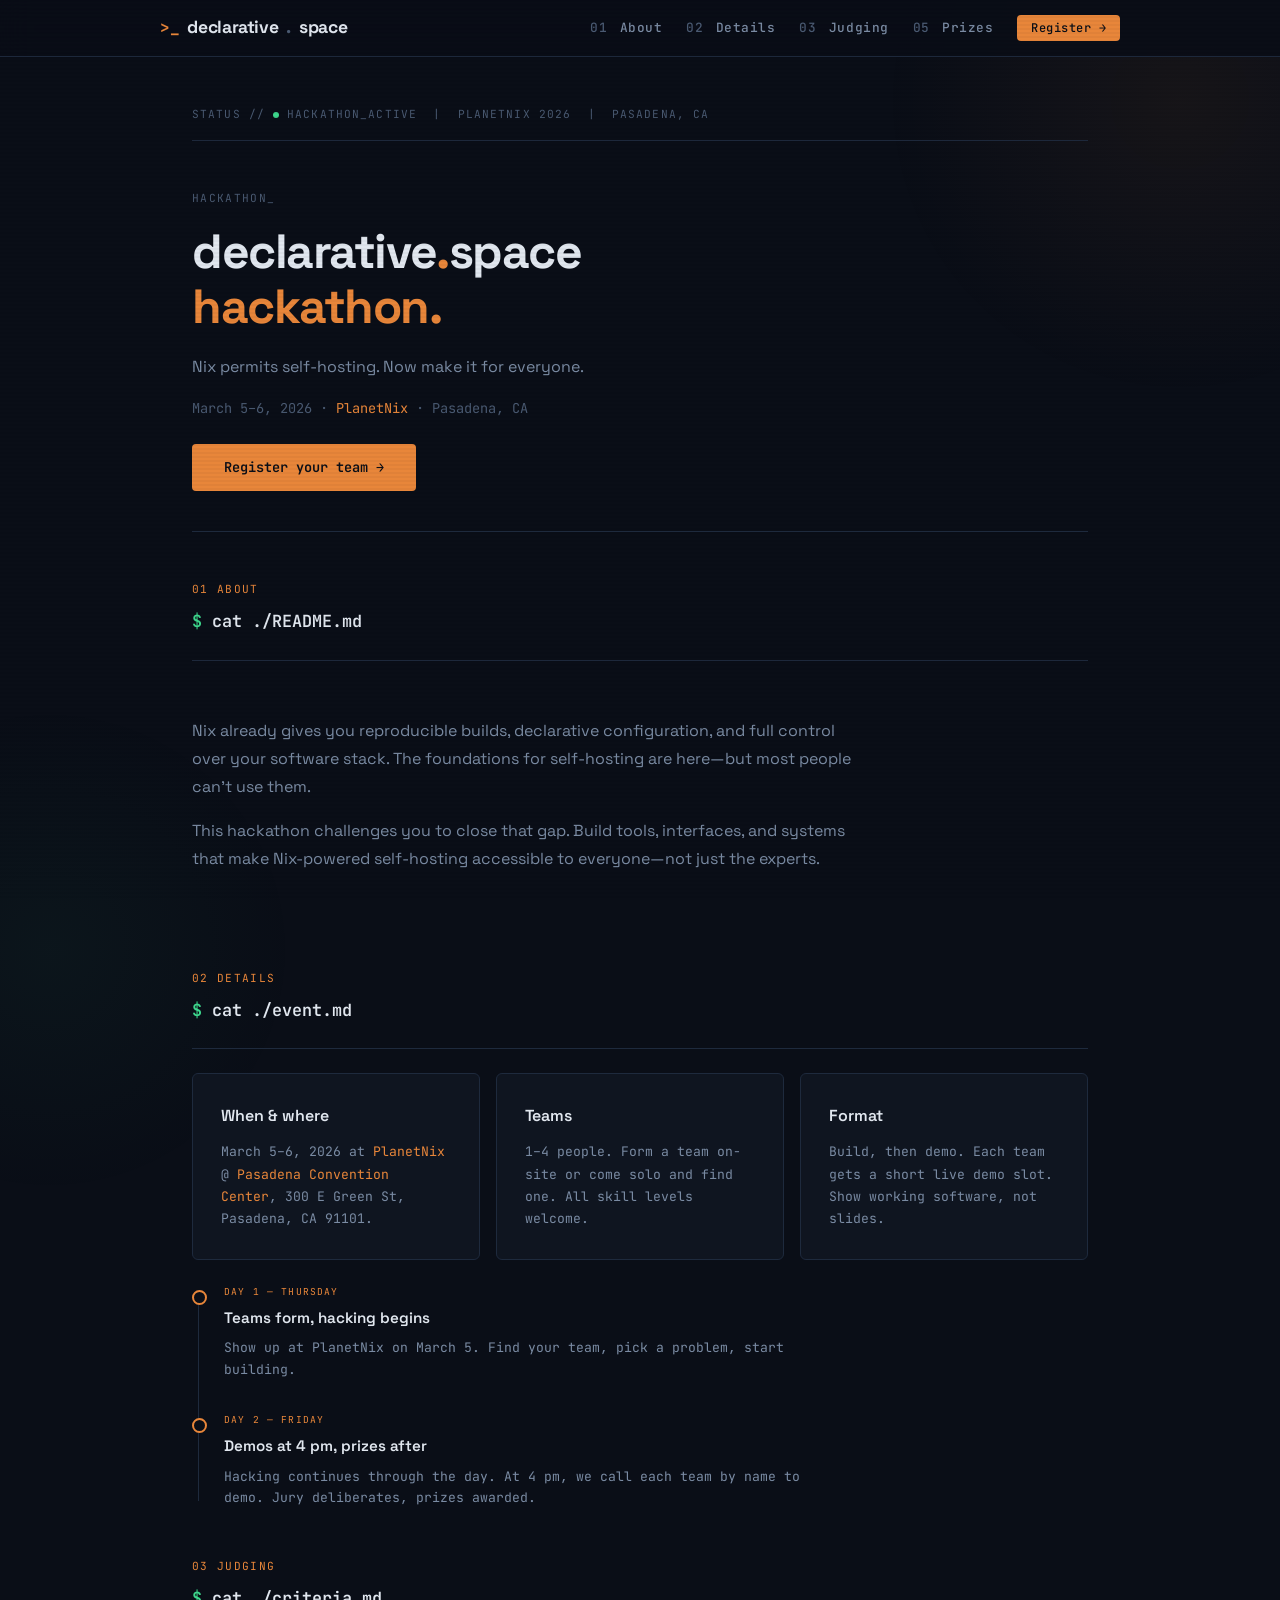
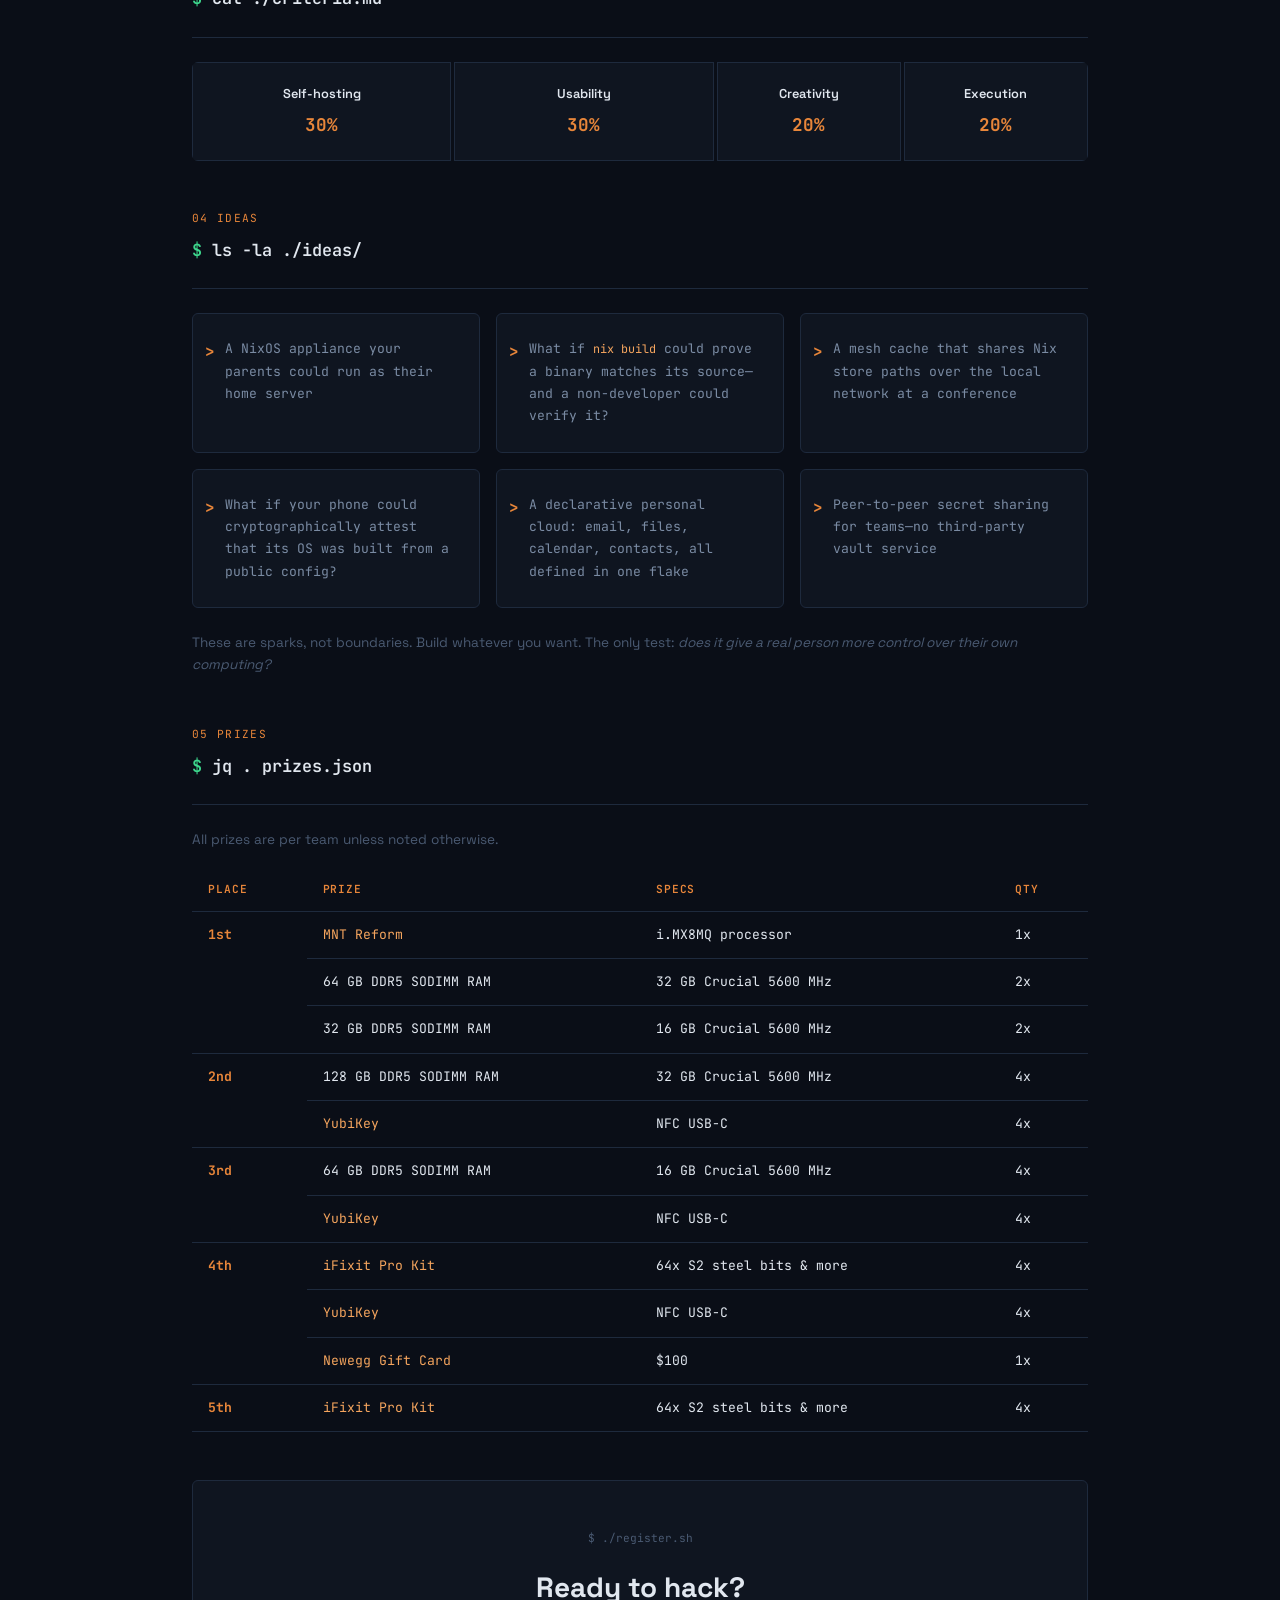
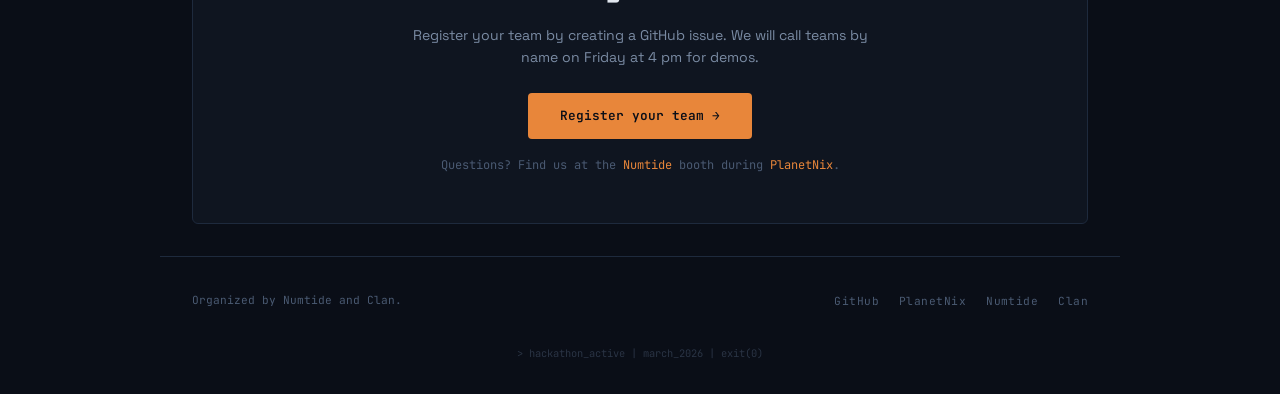
<file: site/index.html>
<!DOCTYPE html>
<html lang="en">
<head>
<meta charset="UTF-8">
<meta name="viewport" content="width=device-width, initial-scale=1.0">
<title>declarative.space hackathon @ PlanetNix 2026</title>
<meta name="description" content="Nix permits self-hosting. Now make it for everyone. March 5-6, 2026 in Pasadena, CA.">

<!-- OpenGraph -->
<meta property="og:title" content="declarative.space hackathon @ PlanetNix 2026">
<meta property="og:description" content="Nix permits self-hosting. Now make it for everyone. March 5-6, 2026 in Pasadena, CA.">
<meta property="og:type" content="website">
<meta property="og:url" content="https://declarative.space">
<!-- TODO: add og:image for social sharing preview -->

<!-- Twitter Card -->
<meta name="twitter:card" content="summary">
<meta name="twitter:title" content="declarative.space hackathon @ PlanetNix 2026">
<meta name="twitter:description" content="Nix permits self-hosting. Now make it for everyone.">

<link rel="icon" type="image/svg+xml" href="data:image/svg+xml,%3Csvg xmlns='http://www.w3.org/2000/svg' viewBox='0 0 32 32'%3E%3Crect width='32' height='32' rx='6' fill='%230a0e17'/%3E%3Ctext x='4' y='22' font-family='monospace' font-size='18' font-weight='700' fill='%23e8863a'%3E%3E_%3C/text%3E%3C/svg%3E">
<link href="https://fonts.googleapis.com/css2?family=JetBrains+Mono:wght@300;400;500;600;700&family=Space+Grotesk:wght@400;500;600;700&display=swap" rel="stylesheet">
<link rel="stylesheet" href="style.css">
</head>
<body>

<div class="bg-blob"></div>
<div class="bg-blob-2"></div>

<!-- HEADER -->
<header class="site-header">
  <div class="header-inner">
    <a href="#" class="logo">
      <span class="logo-prompt">&gt;_</span>
      declarative<span class="dot-sep">.</span>space
    </a>
    <button class="menu-toggle" onclick="document.querySelector('.nav-links').classList.toggle('open')">MENU</button>
    <ul class="nav-links">
      <li><a href="#about"><span class="nav-num">01</span> About</a></li>
      <li><a href="#details"><span class="nav-num">02</span> Details</a></li>
      <li><a href="#judging"><span class="nav-num">03</span> Judging</a></li>
      <li><a href="#prizes"><span class="nav-num">05</span> Prizes</a></li>
      <li><a href="#participate" class="nav-cta">Register &rarr;</a></li>
    </ul>
  </div>
</header>

<main class="main">

  <!-- STATUS -->
  <div class="status-bar">
    STATUS // <span class="status-dot"></span> hackathon_active &nbsp;|&nbsp; PlanetNix 2026 &nbsp;|&nbsp; Pasadena, CA
  </div>

  <!-- HERO -->
  <section class="hero">
    <div class="hero-label">HACKATHON_</div>
    <h1>declarative<span class="accent">.</span>space<br><span class="accent">hackathon</span><span class="accent">.</span></h1>
    <p class="hero-sub">Nix permits self-hosting. Now make it for everyone.</p>
    <p class="hero-meta">March 5&ndash;6, 2026 &middot; <a href="https://planetnix.com">PlanetNix</a> &middot; Pasadena, CA</p>
    <a href="#participate" class="hero-cta">Register your team &rarr;</a>
  </section>

  <!-- ABOUT -->
  <div class="section-num" id="about">01 ABOUT</div>
  <div class="section-cmd"><span class="prompt">$</span> cat ./README.md</div>

  <div class="prose-block">
    <p>Nix already gives you reproducible builds, declarative configuration, and full control over your software stack. The foundations for self-hosting are here&mdash;but most people can't use them.</p>
    <p>This hackathon challenges you to close that gap. Build tools, interfaces, and systems that make Nix-powered self-hosting accessible to everyone&mdash;not just the experts.</p>
  </div>

  <!-- DETAILS -->
  <div class="section-num" id="details">02 DETAILS</div>
  <div class="section-cmd"><span class="prompt">$</span> cat ./event.md</div>

  <div class="value-grid">
    <div class="value-card">
      <h4>When &amp; where</h4>
      <p>March 5&ndash;6, 2026 at <a href="https://planetnix.com">PlanetNix</a> @ <a href="https://www.visitpasadena.com/convention-center/">Pasadena Convention Center</a>, 300 E Green St, Pasadena, CA 91101.</p>
    </div>
    <div class="value-card">
      <h4>Teams</h4>
      <p>1&ndash;4 people. Form a team on-site or come solo and find one. All skill levels welcome.</p>
    </div>
    <div class="value-card">
      <h4>Format</h4>
      <p>Build, then demo. Each team gets a short live demo slot. Show working software, not slides.</p>
    </div>
  </div>

  <div class="timeline">
    <div class="timeline-step">
      <div class="step-label">Day 1 &mdash; Thursday</div>
      <h4>Teams form, hacking begins</h4>
      <p>Show up at PlanetNix on March 5. Find your team, pick a problem, start building.</p>
    </div>
    <div class="timeline-step">
      <div class="step-label">Day 2 &mdash; Friday</div>
      <h4>Demos at 4 pm, prizes after</h4>
      <p>Hacking continues through the day. At 4 pm, we call each team by name to demo. Jury deliberates, prizes awarded.</p>
    </div>
  </div>

  <!-- JUDGING -->
  <div class="section-num" id="judging">03 JUDGING</div>
  <div class="section-cmd"><span class="prompt">$</span> cat ./criteria.md</div>

  <div class="criteria-bar">
    <div class="criteria-segment" style="flex: 3" data-tooltip="Does this help users run services themselves instead of depending on third parties?">
      <span class="criteria-label">Self-hosting</span>
      <span class="criteria-pct">30%</span>
    </div>
    <div class="criteria-segment" style="flex: 3" data-tooltip="Could a non-expert actually use this? Is the UX considered?">
      <span class="criteria-label">Usability</span>
      <span class="criteria-pct">30%</span>
    </div>
    <div class="criteria-segment" style="flex: 2" data-tooltip="Is the idea novel or does it approach a known problem in a fresh way?">
      <span class="criteria-label">Creativity</span>
      <span class="criteria-pct">20%</span>
    </div>
    <div class="criteria-segment" style="flex: 2" data-tooltip="Does it work? How polished is the demo?">
      <span class="criteria-label">Execution</span>
      <span class="criteria-pct">20%</span>
    </div>
  </div>

  <!-- IDEAS -->
  <div class="section-num" id="ideas">04 IDEAS</div>
  <div class="section-cmd"><span class="prompt">$</span> ls -la ./ideas/</div>

  <div class="ideas-grid">
    <div class="idea-card">
      <p>A NixOS appliance your parents could run as their home server</p>
    </div>
    <div class="idea-card">
      <p>What if <code>nix build</code> could prove a binary matches its source&mdash;and a non-developer could verify it?</p>
    </div>
    <div class="idea-card">
      <p>A mesh cache that shares Nix store paths over the local network at a conference</p>
    </div>
    <div class="idea-card">
      <p>What if your phone could cryptographically attest that its OS was built from a public config?</p>
    </div>
    <div class="idea-card">
      <p>A declarative personal cloud: email, files, calendar, contacts, all defined in one flake</p>
    </div>
    <div class="idea-card">
      <p>Peer-to-peer secret sharing for teams&mdash;no third-party vault service</p>
    </div>
  </div>

  <p class="muted-note">These are sparks, not boundaries. Build whatever you want. The only test: <em>does it give a real person more control over their own computing?</em></p>

  <!-- PRIZES -->
  <div class="section-num" id="prizes">05 PRIZES</div>
  <div class="section-cmd"><span class="prompt">$</span> jq . prizes.json</div>

  <p class="muted-note">All prizes are per team unless noted otherwise.</p>

  <table>
    <thead>
      <tr>
        <th>Place</th>
        <th>Prize</th>
        <th>Specs</th>
        <th>Qty</th>
      </tr>
    </thead>
    <tbody>
      <tr>
        <td rowspan="3" class="place-cell">1st</td>
        <td><a href="https://shop.mntre.com/products/mnt-reform">MNT Reform</a></td>
        <td>i.MX8MQ processor</td>
        <td>1x</td>
      </tr>
      <tr>
        <td>64 GB DDR5 SODIMM RAM</td>
        <td>32 GB Crucial 5600 MHz</td>
        <td>2x</td>
      </tr>
      <tr>
        <td>32 GB DDR5 SODIMM RAM</td>
        <td>16 GB Crucial 5600 MHz</td>
        <td>2x</td>
      </tr>
      <tr>
        <td rowspan="2" class="place-cell">2nd</td>
        <td>128 GB DDR5 SODIMM RAM</td>
        <td>32 GB Crucial 5600 MHz</td>
        <td>4x</td>
      </tr>
      <tr>
        <td><a href="https://www.yubico.com/product/yubikey-5-nfc/">YubiKey</a></td>
        <td>NFC USB-C</td>
        <td>4x</td>
      </tr>
      <tr>
        <td rowspan="2" class="place-cell">3rd</td>
        <td>64 GB DDR5 SODIMM RAM</td>
        <td>16 GB Crucial 5600 MHz</td>
        <td>4x</td>
      </tr>
      <tr>
        <td><a href="https://www.yubico.com/product/yubikey-5-nfc/">YubiKey</a></td>
        <td>NFC USB-C</td>
        <td>4x</td>
      </tr>
      <tr>
        <td rowspan="3" class="place-cell">4th</td>
        <td><a href="https://www.ifixit.com/products/pro-tech-toolkit">iFixit Pro Kit</a></td>
        <td>64x S2 steel bits &amp; more</td>
        <td>4x</td>
      </tr>
      <tr>
        <td><a href="https://www.yubico.com/product/yubikey-5-nfc/">YubiKey</a></td>
        <td>NFC USB-C</td>
        <td>4x</td>
      </tr>
      <tr>
        <td><a href="https://www.newegg.com/">Newegg Gift Card</a></td>
        <td>$100</td>
        <td>1x</td>
      </tr>
      <tr>
        <td class="place-cell">5th</td>
        <td><a href="https://www.ifixit.com/products/pro-tech-toolkit">iFixit Pro Kit</a></td>
        <td>64x S2 steel bits &amp; more</td>
        <td>4x</td>
      </tr>
    </tbody>
  </table>

  <!-- PARTICIPATE -->
  <section class="cta-section" id="participate">
    <div class="cmd">$ ./register.sh</div>
    <h2>Ready to hack?</h2>
    <p>Register your team by creating a GitHub issue. We will call teams by name on Friday at 4 pm for demos.</p>
    <a href="https://github.com/numtide/planetnix-hackathon/issues/new?template=submission.yml" class="cta-btn">Register your team &rarr;</a>
    <div class="cta-direct">Questions? Find us at the <a href="https://numtide.com">Numtide</a> booth during <a href="https://planetnix.com">PlanetNix</a>.</div>
  </section>

</main>

<footer class="site-footer">
  <div class="footer-copy">Organized by <a href="https://numtide.com">Numtide</a> and <a href="https://clan.lol">Clan</a>.</div>
  <ul class="footer-links">
    <li><a href="https://github.com/numtide/planetnix-hackathon">GitHub</a></li>
    <li><a href="https://planetnix.com">PlanetNix</a></li>
    <li><a href="https://numtide.com">Numtide</a></li>
    <li><a href="https://clan.lol">Clan</a></li>
  </ul>
  <div class="footer-session">&gt; hackathon_active | march_2026 | exit(0)</div>
</footer>

</body>
</html>
</file>
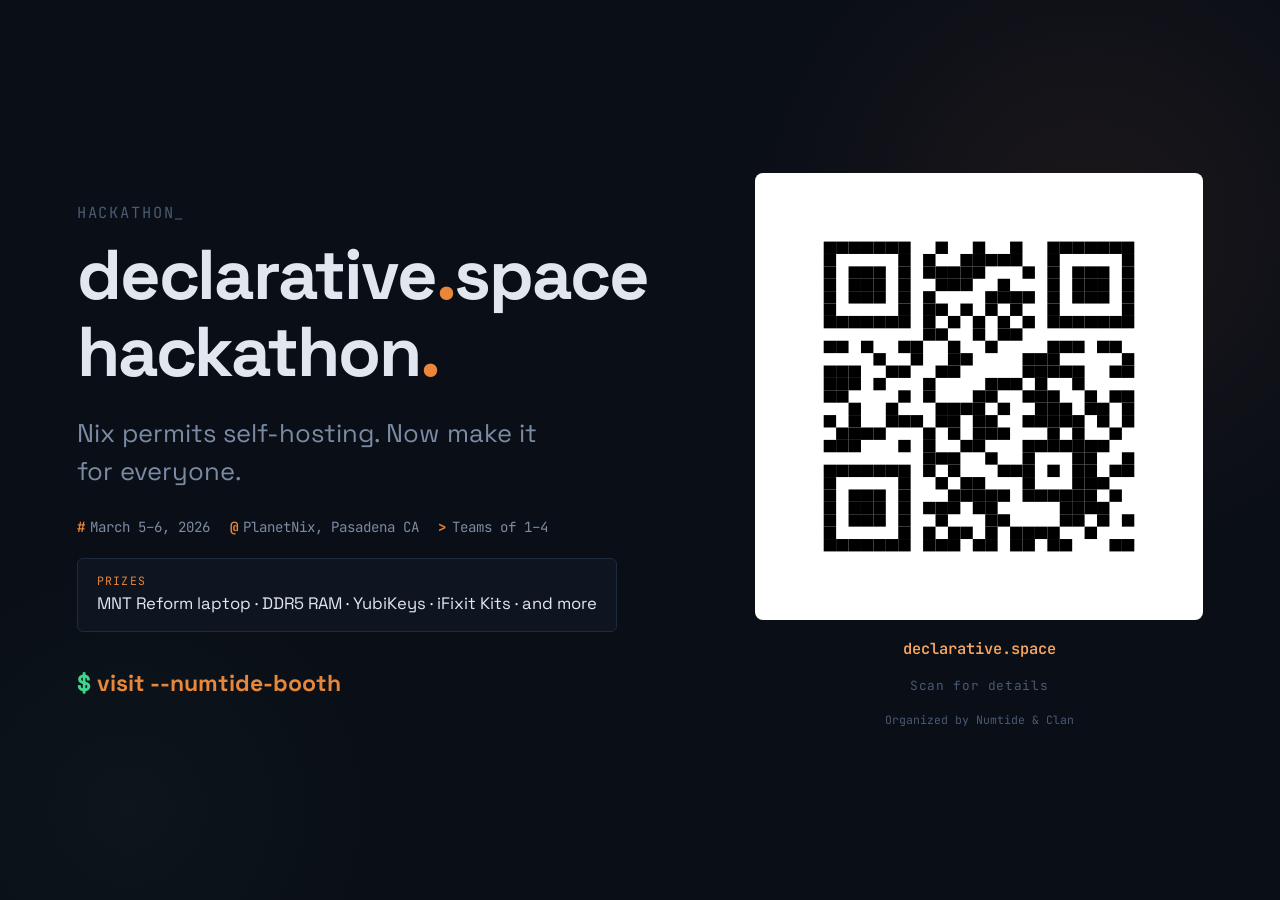
<file: site/slide-cta.html>
<!DOCTYPE html>
<html lang="en">
<head>
<meta charset="UTF-8">
<meta name="viewport" content="width=device-width, initial-scale=1.0">
<title>declarative.space hackathon -- Visit the Numtide booth</title>
<link rel="icon" type="image/svg+xml" href="data:image/svg+xml,%3Csvg xmlns='http://www.w3.org/2000/svg' viewBox='0 0 32 32'%3E%3Crect width='32' height='32' rx='6' fill='%230a0e17'/%3E%3Ctext x='4' y='22' font-family='monospace' font-size='18' font-weight='700' fill='%23e8863a'%3E%3E_%3C/text%3E%3C/svg%3E">
<link href="https://fonts.googleapis.com/css2?family=JetBrains+Mono:wght@400;600;700&family=Space+Grotesk:wght@400;600;700&display=swap" rel="stylesheet">
<style>
:root {
  --bg: #0a0e17;
  --bg-card: #0f1520;
  --border: #1e2a3d;
  --border-accent: #d4702a;
  --text-primary: #e1e7ef;
  --text-secondary: #7a8ba3;
  --text-muted: #4a5a72;
  --accent: #e8863a;
  --accent-bright: #f5a55e;
  --accent-glow: rgba(232, 134, 58, 0.15);
  --green: #3dd68c;
  --mono: "JetBrains Mono", "Fira Code", monospace;
  --sans: "Space Grotesk", sans-serif;
}

* { margin: 0; padding: 0; box-sizing: border-box; }

html, body {
  width: 100%;
  height: 100%;
  overflow: hidden;
}

body {
  background: var(--bg);
  color: var(--text-primary);
  font-family: var(--mono);
  -webkit-font-smoothing: antialiased;
  display: flex;
  align-items: center;
  justify-content: center;
}

.slide {
  width: 100vw;
  height: 100vh;
  display: grid;
  grid-template-columns: 1fr auto;
  align-items: center;
  padding: 5vh 6vw;
  gap: 4vw;
  position: relative;
  overflow: hidden;
}

/* Background glow effects */
.slide::before {
  content: "";
  position: absolute;
  top: -15%;
  right: -10%;
  width: 50%;
  height: 80%;
  background: radial-gradient(circle, rgba(232, 134, 58, 0.08) 0%, transparent 70%);
  pointer-events: none;
}
.slide::after {
  content: "";
  position: absolute;
  bottom: -20%;
  left: -10%;
  width: 40%;
  height: 60%;
  background: radial-gradient(circle, rgba(61, 214, 140, 0.04) 0%, transparent 70%);
  pointer-events: none;
}

.content {
  z-index: 1;
}

.label {
  font-size: clamp(0.7rem, 1.2vw, 1rem);
  color: var(--text-muted);
  text-transform: uppercase;
  letter-spacing: 0.12em;
  margin-bottom: 1.5vh;
}

h1 {
  font-family: var(--sans);
  font-size: clamp(2.5rem, 5.5vw, 5.5rem);
  font-weight: 700;
  line-height: 1.1;
  letter-spacing: -0.03em;
  margin-bottom: 2.5vh;
}
h1 .dot { color: var(--accent); }

.tagline {
  font-family: var(--sans);
  font-size: clamp(1rem, 2vw, 1.8rem);
  color: var(--text-secondary);
  line-height: 1.5;
  max-width: 36vw;
  margin-bottom: 3vh;
}

.meta-row {
  display: flex;
  flex-wrap: wrap;
  gap: 1.5vw;
  align-items: center;
  margin-bottom: 2.5vh;
}
.meta-item {
  font-size: clamp(0.7rem, 1.1vw, 1rem);
  color: var(--text-secondary);
  display: flex;
  align-items: center;
  gap: 0.4em;
}
.meta-item .icon {
  color: var(--accent);
  font-weight: 700;
}

.prizes-teaser {
  background: var(--bg-card);
  border: 1px solid var(--border);
  border-radius: 6px;
  padding: 1.5vh 1.5vw;
  display: inline-block;
  margin-bottom: 2vh;
}
.prizes-teaser .prizes-label {
  font-size: clamp(0.6rem, 0.9vw, 0.8rem);
  color: var(--accent);
  text-transform: uppercase;
  letter-spacing: 0.1em;
  margin-bottom: 0.5vh;
}
.prizes-teaser p {
  font-family: var(--sans);
  font-size: clamp(0.8rem, 1.3vw, 1.2rem);
  color: var(--text-primary);
  line-height: 1.5;
}

.booth-cta {
  font-family: var(--sans);
  font-size: clamp(1rem, 1.8vw, 1.6rem);
  font-weight: 700;
  color: var(--accent);
  margin-top: 2vh;
}
.booth-cta .prompt {
  color: var(--green);
}

/* Right column: QR + branding */
.right-col {
  z-index: 1;
  display: flex;
  flex-direction: column;
  align-items: center;
  gap: 2vh;
}

.qr-wrapper {
  background: #ffffff;
  padding: 1.5vw;
  border-radius: 8px;
  display: flex;
  align-items: center;
  justify-content: center;
}
.qr-wrapper img {
  width: clamp(280px, 32vw, 480px);
  height: clamp(280px, 32vw, 480px);
}

.qr-label {
  font-size: clamp(0.65rem, 1vw, 0.9rem);
  color: var(--text-muted);
  text-align: center;
  letter-spacing: 0.05em;
}
.qr-url {
  font-size: clamp(0.8rem, 1.2vw, 1.1rem);
  color: var(--accent-bright);
  font-weight: 600;
  text-align: center;
}

.organizers {
  font-size: clamp(0.6rem, 0.9vw, 0.8rem);
  color: var(--text-muted);
  text-align: center;
}

/* Print styles */
@media print {
  @page {
    size: landscape;
    margin: 0;
  }
  html, body {
    width: 100%;
    height: 100%;
    print-color-adjust: exact;
    -webkit-print-color-adjust: exact;
  }
  .slide {
    padding: 4vh 5vw;
  }
}
</style>
</head>
<body>

<div class="slide">
  <div class="content">
    <div class="label">HACKATHON_</div>
    <h1>declarative<span class="dot">.</span>space<br>hackathon<span class="dot">.</span></h1>
    <p class="tagline">Nix permits self-hosting. Now make it for everyone.</p>

    <div class="meta-row">
      <span class="meta-item"><span class="icon">#</span> March 5&ndash;6, 2026</span>
      <span class="meta-item"><span class="icon">@</span> PlanetNix, Pasadena CA</span>
      <span class="meta-item"><span class="icon">&gt;</span> Teams of 1&ndash;4</span>
    </div>

    <div class="prizes-teaser">
      <div class="prizes-label">Prizes</div>
      <p>MNT Reform laptop &middot; DDR5 RAM &middot; YubiKeys &middot; iFixit Kits &middot; and more</p>
    </div>

    <div class="booth-cta"><span class="prompt">$</span> visit --numtide-booth</div>
  </div>

  <div class="right-col">
    <div class="qr-wrapper"><img src="qr.svg" alt="QR code to declarative.space"></div>
    <div class="qr-url">declarative.space</div>
    <div class="qr-label">Scan for details</div>
    <div class="organizers">Organized by Numtide &amp; Clan</div>
  </div>
</div>

</body>
</html>
</file>
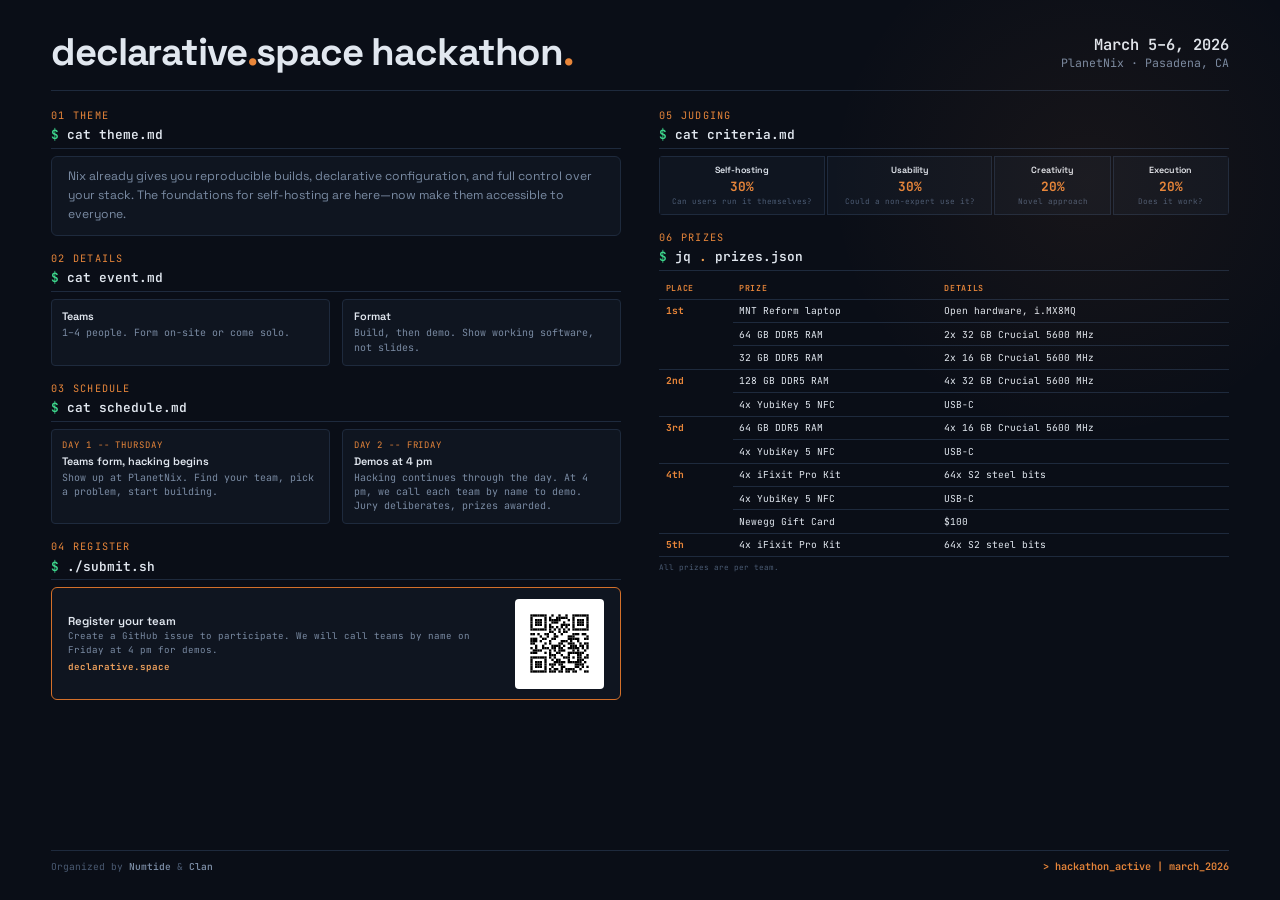
<file: site/slide-rules.html>
<!DOCTYPE html>
<html lang="en">
<head>
<meta charset="UTF-8">
<meta name="viewport" content="width=device-width, initial-scale=1.0">
<title>declarative.space hackathon -- Rules &amp; Details</title>
<link rel="icon" type="image/svg+xml" href="data:image/svg+xml,%3Csvg xmlns='http://www.w3.org/2000/svg' viewBox='0 0 32 32'%3E%3Crect width='32' height='32' rx='6' fill='%230a0e17'/%3E%3Ctext x='4' y='22' font-family='monospace' font-size='18' font-weight='700' fill='%23e8863a'%3E%3E_%3C/text%3E%3C/svg%3E">
<link href="https://fonts.googleapis.com/css2?family=JetBrains+Mono:wght@400;600;700&family=Space+Grotesk:wght@400;600;700&display=swap" rel="stylesheet">
<style>
:root {
  --bg: #0a0e17;
  --bg-card: #0f1520;
  --border: #1e2a3d;
  --border-accent: #d4702a;
  --text-primary: #e1e7ef;
  --text-secondary: #7a8ba3;
  --text-muted: #4a5a72;
  --accent: #e8863a;
  --accent-bright: #f5a55e;
  --green: #3dd68c;
  --orange: #f0a050;
  --mono: "JetBrains Mono", "Fira Code", monospace;
  --sans: "Space Grotesk", sans-serif;
}

* { margin: 0; padding: 0; box-sizing: border-box; }

html, body {
  width: 100%;
  height: 100%;
  overflow: hidden;
}

body {
  background: var(--bg);
  color: var(--text-primary);
  font-family: var(--mono);
  -webkit-font-smoothing: antialiased;
}

.slide {
  width: 100vw;
  height: 100vh;
  padding: 3vh 4vw;
  display: grid;
  grid-template-columns: 1fr 1fr;
  grid-template-rows: auto 1fr auto;
  gap: 2vh 3vw;
  position: relative;
  overflow: hidden;
}

/* Background glows */
.slide::before {
  content: "";
  position: absolute;
  top: -10%;
  right: -5%;
  width: 40%;
  height: 60%;
  background: radial-gradient(circle, rgba(232, 134, 58, 0.06) 0%, transparent 70%);
  pointer-events: none;
}

/* Header spans full width */
.header {
  grid-column: 1 / -1;
  display: flex;
  justify-content: space-between;
  align-items: center;
  border-bottom: 1px solid var(--border);
  padding-bottom: 1.5vh;
}
.header h1 {
  font-family: var(--sans);
  font-size: clamp(1.4rem, 3vw, 2.8rem);
  font-weight: 700;
  letter-spacing: -0.03em;
}
.header h1 .dot { color: var(--accent); }
.header-meta {
  text-align: right;
}
.header-meta .date {
  font-size: clamp(0.7rem, 1.2vw, 1rem);
  color: var(--text-primary);
  font-weight: 600;
}
.header-meta .location {
  font-size: clamp(0.6rem, 0.9vw, 0.8rem);
  color: var(--text-secondary);
}

/* Left column */
.col-left {
  display: flex;
  flex-direction: column;
  gap: 1.8vh;
  overflow: hidden;
}

/* Right column */
.col-right {
  display: flex;
  flex-direction: column;
  gap: 1.8vh;
  overflow: hidden;
}

/* Section styling */
.section-label {
  font-size: clamp(0.55rem, 0.8vw, 0.7rem);
  color: var(--accent);
  text-transform: uppercase;
  letter-spacing: 0.12em;
  margin-bottom: 0.5vh;
}
.section-title {
  font-size: clamp(0.7rem, 1vw, 0.9rem);
  font-weight: 600;
  color: var(--text-primary);
  margin-bottom: 0.8vh;
  padding-bottom: 0.5vh;
  border-bottom: 1px solid var(--border);
}
.section-title .prompt { color: var(--green); }
.section-title .flag { color: var(--orange); }

/* Theme box */
.theme-box {
  background: var(--bg-card);
  border: 1px solid var(--border);
  border-radius: 6px;
  padding: 1.2vh 1.2vw;
}
.theme-box p {
  font-family: var(--sans);
  font-size: clamp(0.65rem, 0.95vw, 0.85rem);
  color: var(--text-secondary);
  line-height: 1.55;
}

/* Info cards */
.info-grid {
  display: grid;
  grid-template-columns: 1fr 1fr;
  gap: 0.8vh 1vw;
}
.info-card {
  background: var(--bg-card);
  border: 1px solid var(--border);
  border-radius: 4px;
  padding: 1vh 0.8vw;
}
.info-card h4 {
  font-family: var(--sans);
  font-size: clamp(0.6rem, 0.85vw, 0.78rem);
  font-weight: 600;
  color: var(--text-primary);
  margin-bottom: 0.3vh;
}
.info-card p {
  font-size: clamp(0.55rem, 0.78vw, 0.7rem);
  color: var(--text-secondary);
  line-height: 1.5;
}

/* Timeline */
.timeline {
  display: flex;
  gap: 1vw;
}
.timeline-day {
  flex: 1;
  background: var(--bg-card);
  border: 1px solid var(--border);
  border-radius: 4px;
  padding: 1vh 0.8vw;
}
.timeline-day .day-label {
  font-size: clamp(0.5rem, 0.7vw, 0.6rem);
  color: var(--accent);
  text-transform: uppercase;
  letter-spacing: 0.1em;
  margin-bottom: 0.3vh;
}
.timeline-day h4 {
  font-family: var(--sans);
  font-size: clamp(0.6rem, 0.85vw, 0.78rem);
  font-weight: 600;
  color: var(--text-primary);
  margin-bottom: 0.3vh;
}
.timeline-day p {
  font-size: clamp(0.55rem, 0.78vw, 0.7rem);
  color: var(--text-secondary);
  line-height: 1.45;
}

/* Judging criteria bar */
.criteria-bar {
  display: flex;
  gap: 2px;
  border-radius: 4px;
  overflow: hidden;
}
.criteria-seg {
  background: var(--bg-card);
  border: 1px solid var(--border);
  padding: 0.8vh 0.6vw;
  display: flex;
  flex-direction: column;
  align-items: center;
  gap: 0.2vh;
}
.criteria-seg .c-label {
  font-family: var(--sans);
  font-size: clamp(0.5rem, 0.7vw, 0.65rem);
  font-weight: 600;
  color: var(--text-primary);
}
.criteria-seg .c-pct {
  font-family: var(--mono);
  font-size: clamp(0.7rem, 1vw, 0.95rem);
  font-weight: 700;
  color: var(--accent);
}
.criteria-seg .c-desc {
  font-size: clamp(0.45rem, 0.6vw, 0.55rem);
  color: var(--text-muted);
  text-align: center;
  line-height: 1.3;
}

/* Prizes table */
.prizes-table {
  width: 100%;
  border-collapse: collapse;
}
.prizes-table th,
.prizes-table td {
  text-align: left;
  padding: 0.5vh 0.5vw;
  border-bottom: 1px solid var(--border);
  font-size: clamp(0.5rem, 0.75vw, 0.68rem);
  line-height: 1.4;
}
.prizes-table th {
  color: var(--accent);
  font-size: clamp(0.45rem, 0.65vw, 0.58rem);
  text-transform: uppercase;
  letter-spacing: 0.08em;
  font-weight: 600;
}
.prizes-table .place {
  font-weight: 700;
  color: var(--accent);
  vertical-align: top;
}

/* Submission box */
.submit-box {
  background: var(--bg-card);
  border: 1px solid var(--border-accent);
  border-radius: 6px;
  padding: 1.2vh 1.2vw;
  display: flex;
  align-items: center;
  gap: 1.5vw;
}
.submit-text {
  flex: 1;
}
.submit-text h4 {
  font-family: var(--sans);
  font-size: clamp(0.65rem, 0.9vw, 0.82rem);
  font-weight: 600;
  color: var(--text-primary);
  margin-bottom: 0.3vh;
}
.submit-text p {
  font-size: clamp(0.5rem, 0.72vw, 0.65rem);
  color: var(--text-secondary);
  line-height: 1.45;
}
.submit-text .url {
  color: var(--accent-bright);
  font-weight: 600;
}
.qr-small {
  background: #ffffff;
  padding: 0.5vw;
  border-radius: 4px;
  display: flex;
  align-items: center;
  justify-content: center;
  flex-shrink: 0;
}
.qr-small img {
  width: clamp(60px, 6vw, 90px);
  height: clamp(60px, 6vw, 90px);
}

/* Footer spans full width */
.footer {
  grid-column: 1 / -1;
  display: flex;
  justify-content: space-between;
  align-items: center;
  border-top: 1px solid var(--border);
  padding-top: 1vh;
}
.footer-left {
  font-size: clamp(0.5rem, 0.75vw, 0.68rem);
  color: var(--text-muted);
}
.footer-left .org {
  color: var(--text-secondary);
  font-weight: 600;
}
.footer-right {
  font-size: clamp(0.55rem, 0.8vw, 0.72rem);
  color: var(--accent);
  font-weight: 600;
}

/* Print styles */
@media print {
  @page {
    size: landscape;
    margin: 0;
  }
  html, body {
    width: 100%;
    height: 100%;
    print-color-adjust: exact;
    -webkit-print-color-adjust: exact;
  }
}
</style>
</head>
<body>

<div class="slide">

  <!-- Header -->
  <div class="header">
    <h1>declarative<span class="dot">.</span>space hackathon<span class="dot">.</span></h1>
    <div class="header-meta">
      <div class="date">March 5&ndash;6, 2026</div>
      <div class="location">PlanetNix &middot; Pasadena, CA</div>
    </div>
  </div>

  <!-- Left Column -->
  <div class="col-left">

    <!-- Theme -->
    <div>
      <div class="section-label">01 THEME</div>
      <div class="section-title"><span class="prompt">$</span> cat theme.md</div>
      <div class="theme-box">
        <p>Nix already gives you reproducible builds, declarative configuration, and full control over your stack. The foundations for self-hosting are here&mdash;now make them accessible to everyone.</p>
      </div>
    </div>

    <!-- Details -->
    <div>
      <div class="section-label">02 DETAILS</div>
      <div class="section-title"><span class="prompt">$</span> cat event.md</div>
      <div class="info-grid">
        <div class="info-card">
          <h4>Teams</h4>
          <p>1&ndash;4 people. Form on-site or come solo.</p>
        </div>
        <div class="info-card">
          <h4>Format</h4>
          <p>Build, then demo. Show working software, not slides.</p>
        </div>
      </div>
    </div>

    <!-- Schedule -->
    <div>
      <div class="section-label">03 SCHEDULE</div>
      <div class="section-title"><span class="prompt">$</span> cat schedule.md</div>
      <div class="timeline">
        <div class="timeline-day">
          <div class="day-label">Day 1 -- Thursday</div>
          <h4>Teams form, hacking begins</h4>
          <p>Show up at PlanetNix. Find your team, pick a problem, start building.</p>
        </div>
        <div class="timeline-day">
          <div class="day-label">Day 2 -- Friday</div>
          <h4>Demos at 4 pm</h4>
          <p>Hacking continues through the day. At 4 pm, we call each team by name to demo. Jury deliberates, prizes awarded.</p>
        </div>
      </div>
    </div>

    <!-- Register -->
    <div>
      <div class="section-label">04 REGISTER</div>
      <div class="section-title"><span class="prompt">$</span> ./submit.sh</div>
      <div class="submit-box">
        <div class="submit-text">
          <h4>Register your team</h4>
          <p>Create a GitHub issue to participate. We will call teams by name on Friday at 4 pm for demos.</p>
          <p class="url" style="margin-top: 0.4vh;">declarative.space</p>
        </div>
        <div class="qr-small"><img src="qr.svg" alt="QR code to declarative.space"></div>
      </div>
    </div>

  </div>

  <!-- Right Column -->
  <div class="col-right">

    <!-- Judging -->
    <div>
      <div class="section-label">05 JUDGING</div>
      <div class="section-title"><span class="prompt">$</span> cat criteria.md</div>
      <div class="criteria-bar">
        <div class="criteria-seg" style="flex: 3">
          <span class="c-label">Self-hosting</span>
          <span class="c-pct">30%</span>
          <span class="c-desc">Can users run it themselves?</span>
        </div>
        <div class="criteria-seg" style="flex: 3">
          <span class="c-label">Usability</span>
          <span class="c-pct">30%</span>
          <span class="c-desc">Could a non-expert use it?</span>
        </div>
        <div class="criteria-seg" style="flex: 2">
          <span class="c-label">Creativity</span>
          <span class="c-pct">20%</span>
          <span class="c-desc">Novel approach</span>
        </div>
        <div class="criteria-seg" style="flex: 2">
          <span class="c-label">Execution</span>
          <span class="c-pct">20%</span>
          <span class="c-desc">Does it work?</span>
        </div>
      </div>
    </div>

    <!-- Prizes -->
    <div>
      <div class="section-label">06 PRIZES</div>
      <div class="section-title"><span class="prompt">$</span> jq <span class="flag">.</span> prizes.json</div>
      <table class="prizes-table">
        <thead>
          <tr><th>Place</th><th>Prize</th><th>Details</th></tr>
        </thead>
        <tbody>
          <tr>
            <td rowspan="3" class="place">1st</td>
            <td>MNT Reform laptop</td>
            <td>Open hardware, i.MX8MQ</td>
          </tr>
          <tr>
            <td>64 GB DDR5 RAM</td>
            <td>2x 32 GB Crucial 5600 MHz</td>
          </tr>
          <tr>
            <td>32 GB DDR5 RAM</td>
            <td>2x 16 GB Crucial 5600 MHz</td>
          </tr>
          <tr>
            <td rowspan="2" class="place">2nd</td>
            <td>128 GB DDR5 RAM</td>
            <td>4x 32 GB Crucial 5600 MHz</td>
          </tr>
          <tr>
            <td>4x YubiKey 5 NFC</td>
            <td>USB-C</td>
          </tr>
          <tr>
            <td rowspan="2" class="place">3rd</td>
            <td>64 GB DDR5 RAM</td>
            <td>4x 16 GB Crucial 5600 MHz</td>
          </tr>
          <tr>
            <td>4x YubiKey 5 NFC</td>
            <td>USB-C</td>
          </tr>
          <tr>
            <td rowspan="3" class="place">4th</td>
            <td>4x iFixit Pro Kit</td>
            <td>64x S2 steel bits</td>
          </tr>
          <tr>
            <td>4x YubiKey 5 NFC</td>
            <td>USB-C</td>
          </tr>
          <tr>
            <td>Newegg Gift Card</td>
            <td>$100</td>
          </tr>
          <tr>
            <td class="place">5th</td>
            <td>4x iFixit Pro Kit</td>
            <td>64x S2 steel bits</td>
          </tr>
        </tbody>
      </table>
      <div style="font-size: clamp(0.45rem, 0.6vw, 0.55rem); color: var(--text-muted); margin-top: 0.5vh;">All prizes are per team.</div>
    </div>

  </div>

  <!-- Footer -->
  <div class="footer">
    <div class="footer-left">Organized by <span class="org">Numtide</span> &amp; <span class="org">Clan</span></div>
    <div class="footer-right">&gt; hackathon_active | march_2026</div>
  </div>

</div>

</body>
</html>
</file>
<file: site/style.css>
:root {
  --bg: #0a0e17;
  --bg-card: #0f1520;
  --bg-hover: #141c2b;
  --border: #1e2a3d;
  --border-accent: #d4702a;
  --text-primary: #e1e7ef;
  --text-secondary: #7a8ba3;
  --text-muted: #4a5a72;
  --accent: #e8863a;
  --accent-bright: #f5a55e;
  --accent-glow: rgba(232, 134, 58, 0.15);
  --green: #3dd68c;
  --orange: #f0a050;
  --mono: "JetBrains Mono", "Fira Code", monospace;
  --sans: "Space Grotesk", sans-serif;
}

* {
  margin: 0;
  padding: 0;
  box-sizing: border-box;
}
::selection {
  background: var(--accent);
  color: var(--bg);
}
html {
  scroll-behavior: smooth;
}

body {
  background: var(--bg);
  color: var(--text-primary);
  font-family: var(--mono);
  font-size: 14px;
  line-height: 1.7;
  min-height: 100vh;
  -webkit-font-smoothing: antialiased;
}

body::after {
  content: "";
  position: fixed;
  top: 0;
  left: 0;
  width: 100%;
  height: 100%;
  background: repeating-linear-gradient(
    0deg,
    transparent,
    transparent 2px,
    rgba(0, 0, 0, 0.03) 2px,
    rgba(0, 0, 0, 0.03) 4px
  );
  pointer-events: none;
  z-index: 9999;
}

a {
  color: var(--accent);
  text-decoration: none;
  transition: color 0.2s;
}
a:hover {
  color: var(--accent-bright);
}

code {
  font-family: var(--mono);
  font-size: 0.9em;
  color: var(--accent-bright);
}

/* BG BLOBS */

.bg-blob {
  position: fixed;
  top: -200px;
  right: -200px;
  width: 600px;
  height: 600px;
  background: radial-gradient(
    circle,
    rgba(232, 134, 58, 0.06) 0%,
    transparent 70%
  );
  pointer-events: none;
  z-index: -1;
}
.bg-blob-2 {
  position: fixed;
  bottom: -300px;
  left: -200px;
  width: 500px;
  height: 500px;
  background: radial-gradient(
    circle,
    rgba(61, 214, 140, 0.04) 0%,
    transparent 70%
  );
  pointer-events: none;
  z-index: -1;
}

/* HEADER */

.site-header {
  position: sticky;
  top: 0;
  z-index: 100;
  background: rgba(10, 14, 23, 0.85);
  backdrop-filter: blur(16px);
  border-bottom: 1px solid var(--border);
  padding: 0 2rem;
}
.header-inner {
  max-width: 960px;
  margin: 0 auto;
  display: flex;
  align-items: center;
  justify-content: space-between;
  height: 56px;
}
.logo {
  font-family: var(--sans);
  font-size: 1.1rem;
  font-weight: 700;
  color: var(--text-primary);
  text-decoration: none;
  letter-spacing: -0.02em;
  display: flex;
  align-items: center;
  gap: 8px;
}
.logo:hover {
  color: var(--text-primary);
}
.logo .logo-prompt {
  color: var(--accent);
  font-family: var(--mono);
  font-weight: 700;
  font-size: 1rem;
}
.logo .dot-sep {
  color: var(--text-muted);
}
.nav-links {
  display: flex;
  align-items: center;
  gap: 1.5rem;
  list-style: none;
}
.nav-links a {
  color: var(--text-secondary);
  text-decoration: none;
  font-size: 0.8rem;
  font-weight: 500;
  letter-spacing: 0.04em;
  transition: color 0.2s;
}
.nav-links a:hover {
  color: var(--accent-bright);
}
.nav-links .nav-num {
  color: var(--text-muted);
  margin-right: 4px;
}
.nav-cta {
  background: var(--accent);
  color: var(--bg) !important;
  padding: 5px 14px;
  border-radius: 4px;
  font-weight: 600;
  font-size: 0.75rem !important;
  transition: background 0.2s !important;
}
.nav-cta:hover {
  background: var(--accent-bright) !important;
}
.menu-toggle {
  display: none;
  background: none;
  border: 1px solid var(--border);
  color: var(--text-secondary);
  padding: 6px 12px;
  font-family: var(--mono);
  font-size: 0.75rem;
  cursor: pointer;
  border-radius: 4px;
}

/* MAIN */

.main {
  max-width: 960px;
  margin: 0 auto;
  padding: 2rem;
}

/* STATUS BAR */

.status-bar {
  font-size: 0.7rem;
  color: var(--text-muted);
  text-transform: uppercase;
  letter-spacing: 0.1em;
  padding: 1rem 0;
  border-bottom: 1px solid var(--border);
  display: flex;
  align-items: center;
  gap: 0.5rem;
}
.status-bar .status-dot {
  width: 6px;
  height: 6px;
  background: var(--green);
  border-radius: 50%;
  display: inline-block;
}

/* HERO */

.hero {
  padding: 3rem 0 2.5rem;
  border-bottom: 1px solid var(--border);
}
.hero-label {
  font-size: 0.7rem;
  color: var(--text-muted);
  text-transform: uppercase;
  letter-spacing: 0.12em;
  margin-bottom: 1rem;
}
.hero h1 {
  font-family: var(--sans);
  font-size: clamp(2rem, 5vw, 3rem);
  font-weight: 700;
  line-height: 1.15;
  letter-spacing: -0.03em;
  color: var(--text-primary);
  margin-bottom: 1.25rem;
}
.hero h1 .accent {
  color: var(--accent);
}
.hero-sub {
  font-size: 1rem;
  color: var(--text-secondary);
  font-family: var(--sans);
  font-weight: 400;
  max-width: 600px;
  line-height: 1.65;
  margin-bottom: 1rem;
}
.hero-meta {
  font-size: 0.85rem;
  color: var(--text-muted);
  margin-bottom: 1.5rem;
}
.hero-meta a {
  color: var(--accent);
}
.hero-cta {
  display: inline-block;
  background: var(--accent);
  color: var(--bg);
  font-family: var(--mono);
  font-size: 0.85rem;
  font-weight: 600;
  text-decoration: none;
  padding: 12px 32px;
  border-radius: 4px;
  transition: background 0.2s, transform 0.15s;
}
.hero-cta:hover {
  background: var(--accent-bright);
  color: var(--bg);
  transform: translateY(-1px);
}

/* SECTIONS */

.section-num {
  font-size: 0.7rem;
  color: var(--accent);
  text-transform: uppercase;
  letter-spacing: 0.12em;
  margin-bottom: 0.5rem;
  padding-top: 3rem;
}
.section-cmd {
  font-size: 1.05rem;
  font-weight: 600;
  color: var(--text-primary);
  padding-bottom: 1.5rem;
  border-bottom: 1px solid var(--border);
  margin-bottom: 1.5rem;
}
.section-cmd .prompt {
  color: var(--green);
}
.section-cmd .flag {
  color: var(--orange);
}

/* PROSE */

.prose-block {
  padding: 2rem 0;
}
.prose-block p {
  font-family: var(--sans);
  font-size: 1rem;
  color: var(--text-secondary);
  line-height: 1.75;
  max-width: 680px;
  margin-bottom: 1rem;
}

/* VALUE CARDS */

.value-grid {
  display: grid;
  grid-template-columns: repeat(auto-fill, minmax(280px, 1fr));
  gap: 1rem;
  margin-top: 0.5rem;
}
.value-card {
  background: var(--bg-card);
  border: 1px solid var(--border);
  border-radius: 6px;
  padding: 1.75rem;
  transition: border-color 0.25s, box-shadow 0.25s;
}
.value-card:hover {
  border-color: var(--border-accent);
  box-shadow: 0 4px 20px var(--accent-glow);
}
.value-card h4 {
  font-family: var(--sans);
  font-size: 1rem;
  font-weight: 600;
  color: var(--text-primary);
  margin-bottom: 0.75rem;
}
.value-card p {
  font-size: 0.82rem;
  color: var(--text-secondary);
  line-height: 1.7;
}
.value-card a {
  color: var(--accent);
}

/* CRITERIA BAR */

.criteria-bar {
  display: flex;
  gap: 3px;
  margin-top: 0.5rem;
  border-radius: 6px;
  overflow: hidden;
}
.criteria-segment {
  background: var(--bg-card);
  border: 1px solid var(--border);
  padding: 1.25rem 1rem;
  display: flex;
  flex-direction: column;
  align-items: center;
  justify-content: center;
  gap: 0.35rem;
  transition: border-color 0.25s, background 0.25s;
  position: relative;
  cursor: default;
}
.criteria-segment:hover {
  border-color: var(--border-accent);
  background: var(--bg-hover);
}
.criteria-segment:hover::after {
  content: attr(data-tooltip);
  position: absolute;
  bottom: calc(100% + 8px);
  left: 50%;
  transform: translateX(-50%);
  background: var(--bg-card);
  border: 1px solid var(--border-accent);
  border-radius: 4px;
  padding: 0.5rem 0.75rem;
  font-family: var(--sans);
  font-size: 0.75rem;
  color: var(--text-secondary);
  line-height: 1.5;
  white-space: normal;
  width: max-content;
  max-width: 250px;
  z-index: 10;
  pointer-events: none;
}
.criteria-label {
  font-family: var(--sans);
  font-size: 0.8rem;
  font-weight: 600;
  color: var(--text-primary);
}
.criteria-pct {
  font-family: var(--mono);
  font-size: 1.1rem;
  font-weight: 700;
  color: var(--accent);
}

/* TIMELINE */

.timeline {
  margin-top: 1.5rem;
  position: relative;
  padding-left: 2rem;
}
.timeline::before {
  content: "";
  position: absolute;
  left: 6px;
  top: 8px;
  bottom: 8px;
  width: 1px;
  background: var(--border);
}
.timeline-step {
  position: relative;
  padding-bottom: 2rem;
}
.timeline-step:last-child {
  padding-bottom: 0;
}
.timeline-step::before {
  content: "";
  position: absolute;
  left: -2rem;
  top: 6px;
  width: 11px;
  height: 11px;
  border-radius: 50%;
  background: var(--bg);
  border: 2px solid var(--accent);
  z-index: 1;
}
.timeline-step .step-label {
  font-size: 0.6rem;
  color: var(--accent);
  text-transform: uppercase;
  letter-spacing: 0.12em;
  margin-bottom: 0.3rem;
}
.timeline-step h4 {
  font-family: var(--sans);
  font-size: 0.95rem;
  font-weight: 600;
  color: var(--text-primary);
  margin-bottom: 0.4rem;
}
.timeline-step p {
  font-size: 0.82rem;
  color: var(--text-secondary);
  line-height: 1.65;
  max-width: 580px;
}

/* IDEAS */

.ideas-grid {
  display: grid;
  grid-template-columns: repeat(auto-fill, minmax(280px, 1fr));
  gap: 1rem;
  margin-top: 0.5rem;
}
.idea-card {
  background: var(--bg-card);
  border: 1px solid var(--border);
  border-radius: 6px;
  padding: 1.5rem 1.5rem 1.5rem 2rem;
  position: relative;
  transition: border-color 0.25s;
}
.idea-card:hover {
  border-color: var(--border-accent);
}
.idea-card::before {
  content: ">";
  position: absolute;
  top: 1.5rem;
  left: 0.75rem;
  color: var(--accent);
  font-weight: 700;
  font-size: 1rem;
}
.idea-card p {
  font-size: 0.82rem;
  color: var(--text-secondary);
  line-height: 1.7;
}

.muted-note {
  font-family: var(--sans);
  font-size: 0.85rem;
  color: var(--text-muted);
  margin-top: 1.5rem;
  line-height: 1.65;
}

/* TABLES */

table {
  width: 100%;
  border-collapse: collapse;
  margin-top: 1rem;
}
th,
td {
  text-align: left;
  padding: 0.75rem 1rem;
  border-bottom: 1px solid var(--border);
  font-size: 0.82rem;
}
th {
  color: var(--accent);
  font-size: 0.7rem;
  text-transform: uppercase;
  letter-spacing: 0.08em;
  font-weight: 600;
}
td a {
  color: var(--accent-bright);
}
.place-cell {
  font-weight: 700;
  color: var(--accent);
  vertical-align: top;
}

/* CTA SECTION */

.cta-section {
  margin-top: 3rem;
  padding: 3rem 2rem;
  background: var(--bg-card);
  border: 1px solid var(--border);
  border-radius: 6px;
  text-align: center;
}
.cta-section .cmd {
  font-size: 0.7rem;
  color: var(--text-muted);
  margin-bottom: 1rem;
}
.cta-section h2 {
  font-family: var(--sans);
  font-size: 1.75rem;
  font-weight: 700;
  color: var(--text-primary);
  margin-bottom: 0.75rem;
}
.cta-section p {
  color: var(--text-secondary);
  font-size: 0.88rem;
  max-width: 480px;
  margin: 0 auto 1.5rem;
  font-family: var(--sans);
  line-height: 1.6;
}
.cta-btn {
  display: inline-block;
  background: var(--accent);
  color: var(--bg);
  font-family: var(--mono);
  font-size: 0.8rem;
  font-weight: 600;
  text-decoration: none;
  padding: 12px 32px;
  border-radius: 4px;
  transition: background 0.2s, transform 0.15s;
}
.cta-btn:hover {
  background: var(--accent-bright);
  color: var(--bg);
  transform: translateY(-1px);
}
.cta-direct {
  display: block;
  margin-top: 1rem;
  font-size: 0.75rem;
  color: var(--text-muted);
}
.cta-direct a {
  color: var(--accent);
  text-decoration: none;
}
.cta-direct a:hover {
  text-decoration: underline;
}

/* FOOTER */

.site-footer {
  max-width: 960px;
  margin: 0 auto;
  padding: 2rem;
  border-top: 1px solid var(--border);
  display: flex;
  justify-content: space-between;
  align-items: center;
  flex-wrap: wrap;
  gap: 1rem;
}
.footer-copy {
  font-size: 0.7rem;
  color: var(--text-muted);
}
.footer-copy a {
  color: var(--text-muted);
  transition: color 0.2s;
}
.footer-copy a:hover {
  color: var(--accent);
}
.footer-links {
  display: flex;
  gap: 1.25rem;
  list-style: none;
}
.footer-links a {
  color: var(--text-muted);
  text-decoration: none;
  font-size: 0.7rem;
  letter-spacing: 0.04em;
  transition: color 0.2s;
}
.footer-links a:hover {
  color: var(--accent);
}
.footer-session {
  width: 100%;
  text-align: center;
  font-size: 0.65rem;
  color: var(--text-muted);
  margin-top: 1rem;
  opacity: 0.5;
}

/* RESPONSIVE */

@media (max-width: 640px) {
  .main {
    padding: 1rem;
  }
  .hero {
    padding: 2rem 0 1.5rem;
  }
  .nav-links {
    display: none;
  }
  .nav-links.open {
    display: flex;
    flex-direction: column;
    position: absolute;
    top: 56px;
    left: 0;
    right: 0;
    background: var(--bg);
    border-bottom: 1px solid var(--border);
    padding: 1rem 2rem;
    gap: 0.75rem;
  }
  .menu-toggle {
    display: block;
  }
  .value-grid,
  .ideas-grid {
    grid-template-columns: 1fr;
  }
  .criteria-bar {
    flex-direction: column;
  }
  .criteria-segment {
    flex-direction: row;
    justify-content: space-between;
    padding: 1rem;
  }
  .criteria-segment:hover::after {
    display: none;
  }
  .site-footer {
    flex-direction: column;
    text-align: center;
  }
  th,
  td {
    padding: 0.5rem;
    font-size: 0.78rem;
  }
  .cta-section {
    padding: 2rem 1.5rem;
  }
}
</file>
